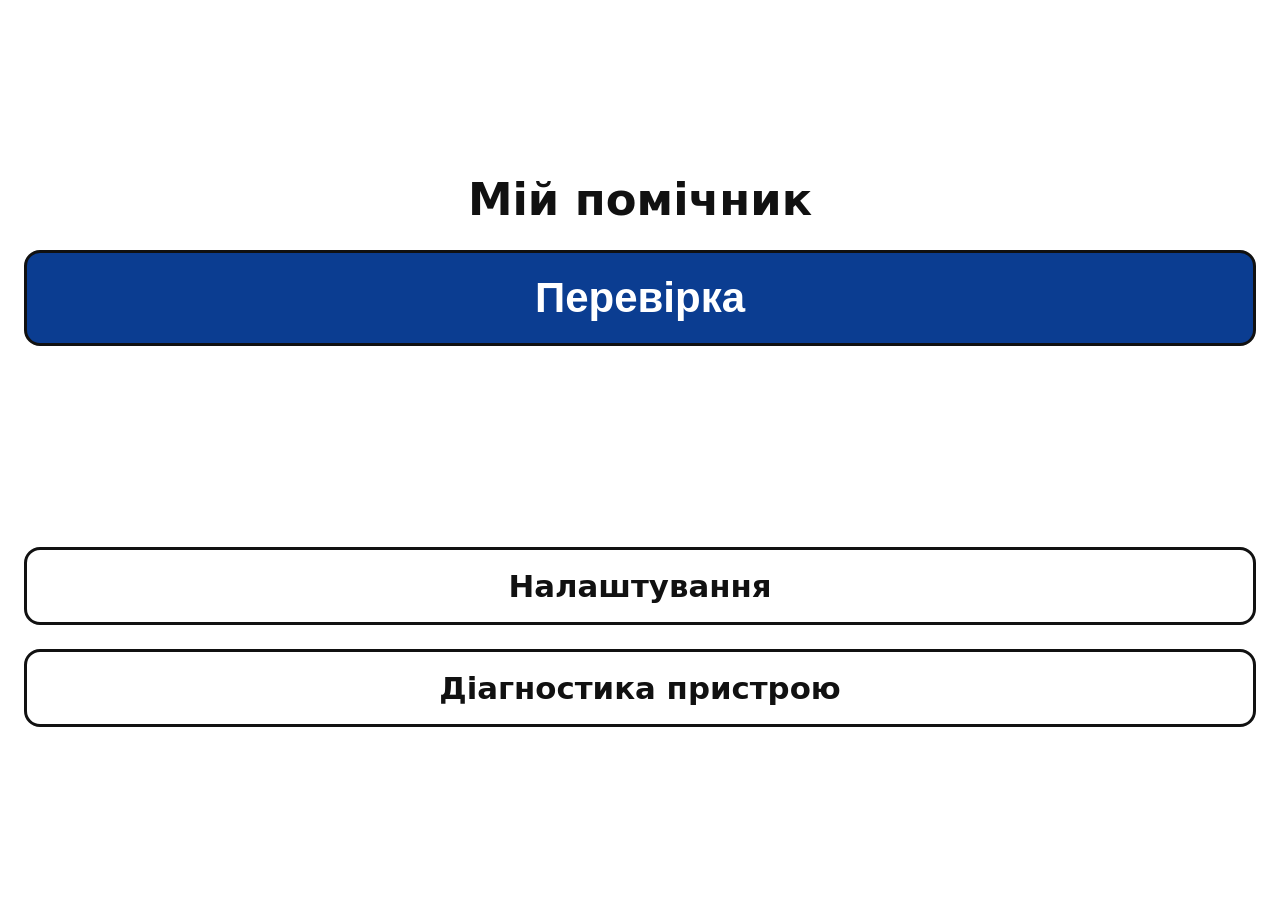
<file: index.html>
<!DOCTYPE html>
<html lang="uk">
<head>
  <meta charset="UTF-8">
  <meta name="viewport" content="width=device-width, initial-scale=1, viewport-fit=cover">
  <title>Мій помічник</title>
  <link rel="manifest" href="manifest.json">
  <link rel="icon" href="icon.svg" type="image/svg+xml">
  <link rel="apple-touch-icon" href="icon-180.png">
  <meta name="apple-mobile-web-app-capable" content="yes">
  <meta name="mobile-web-app-capable" content="yes">
  <meta name="apple-mobile-web-app-title" content="Помічник">
  <meta name="theme-color" content="#0b3d91">
  <link rel="stylesheet" href="style.css">
</head>
<body>
  <main>
    <h1>Мій помічник</h1>
    <button id="checkBtn" type="button" aria-label="Перевірка: озвучити, що застосунок працює">Перевірка</button>
    <p id="status" role="status" aria-live="polite"></p>
    <p id="warn" role="status" aria-live="polite"></p>
    <a class="link" href="settings.html">Налаштування</a>
    <a class="link" href="diag.html">Діагностика пристрою</a>
  </main>
  <script src="config.js"></script>
  <script src="app.js"></script>
</body>
</html>
</file>
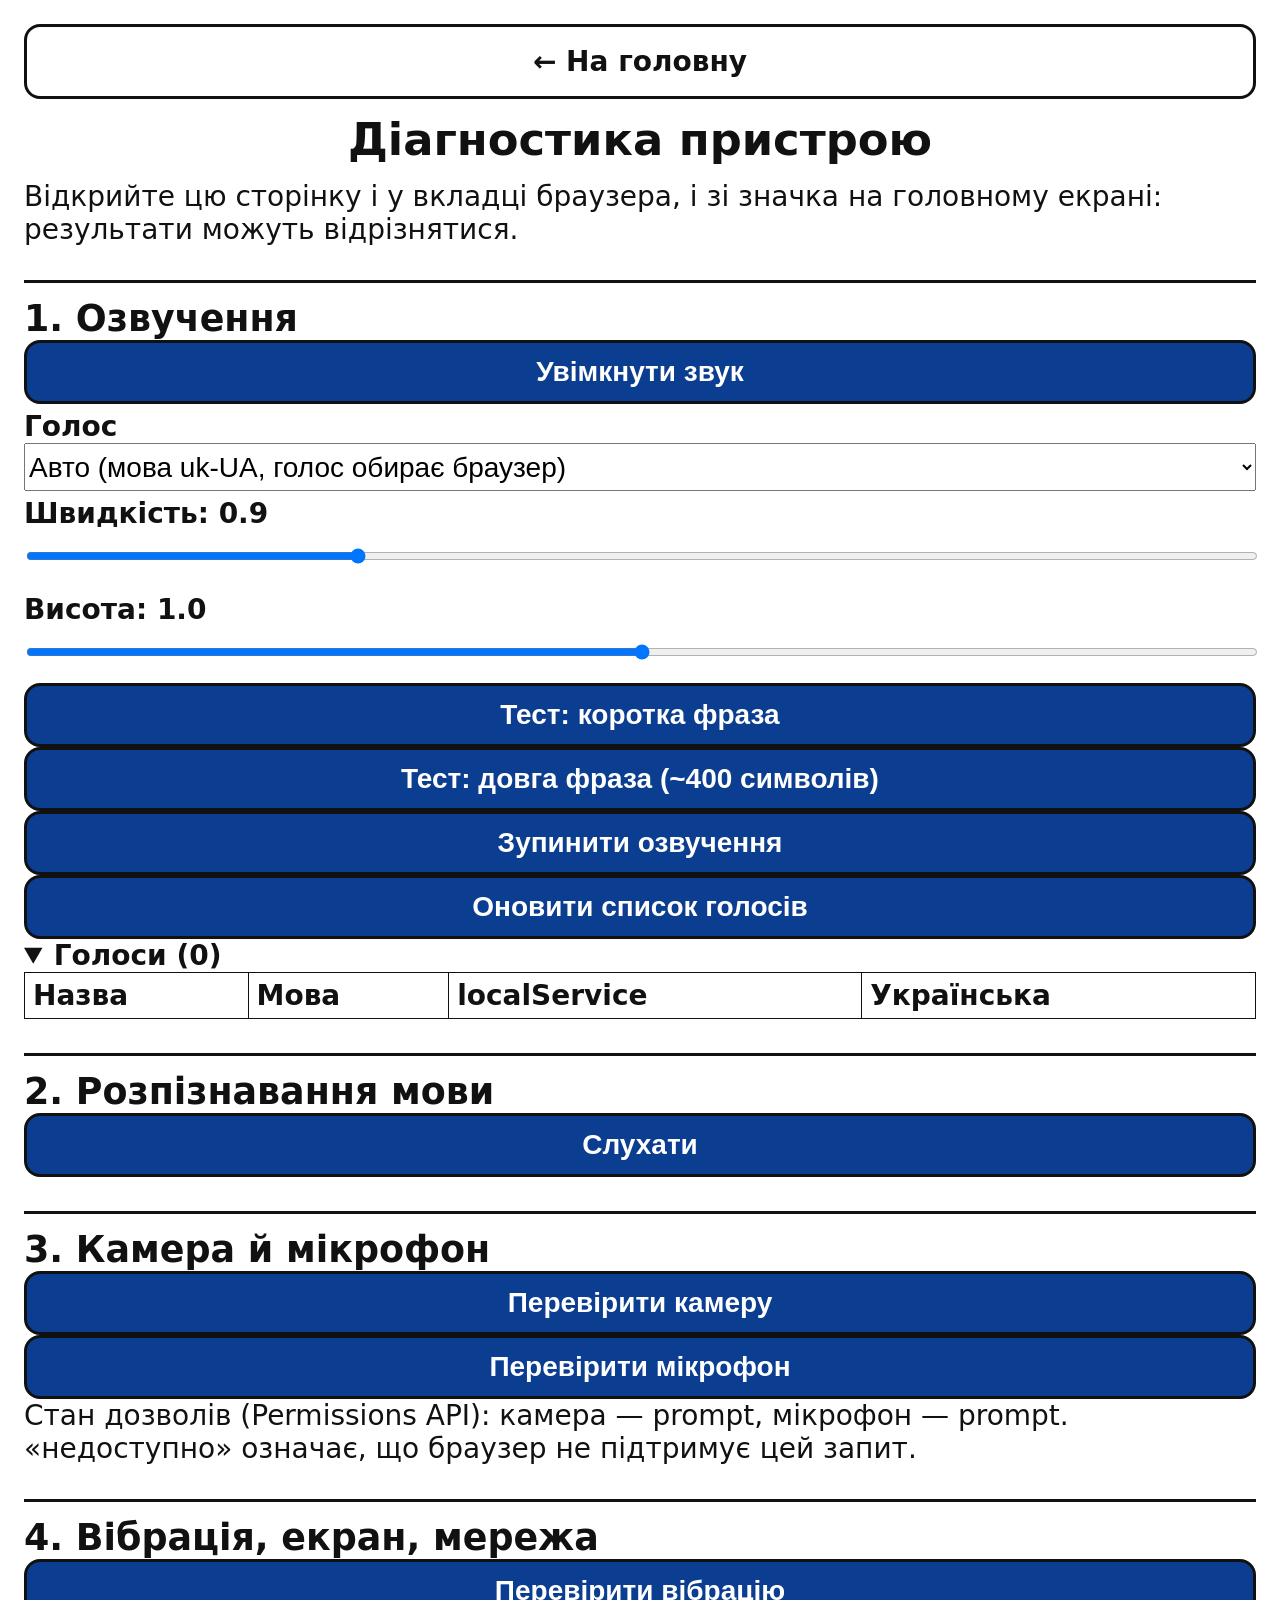
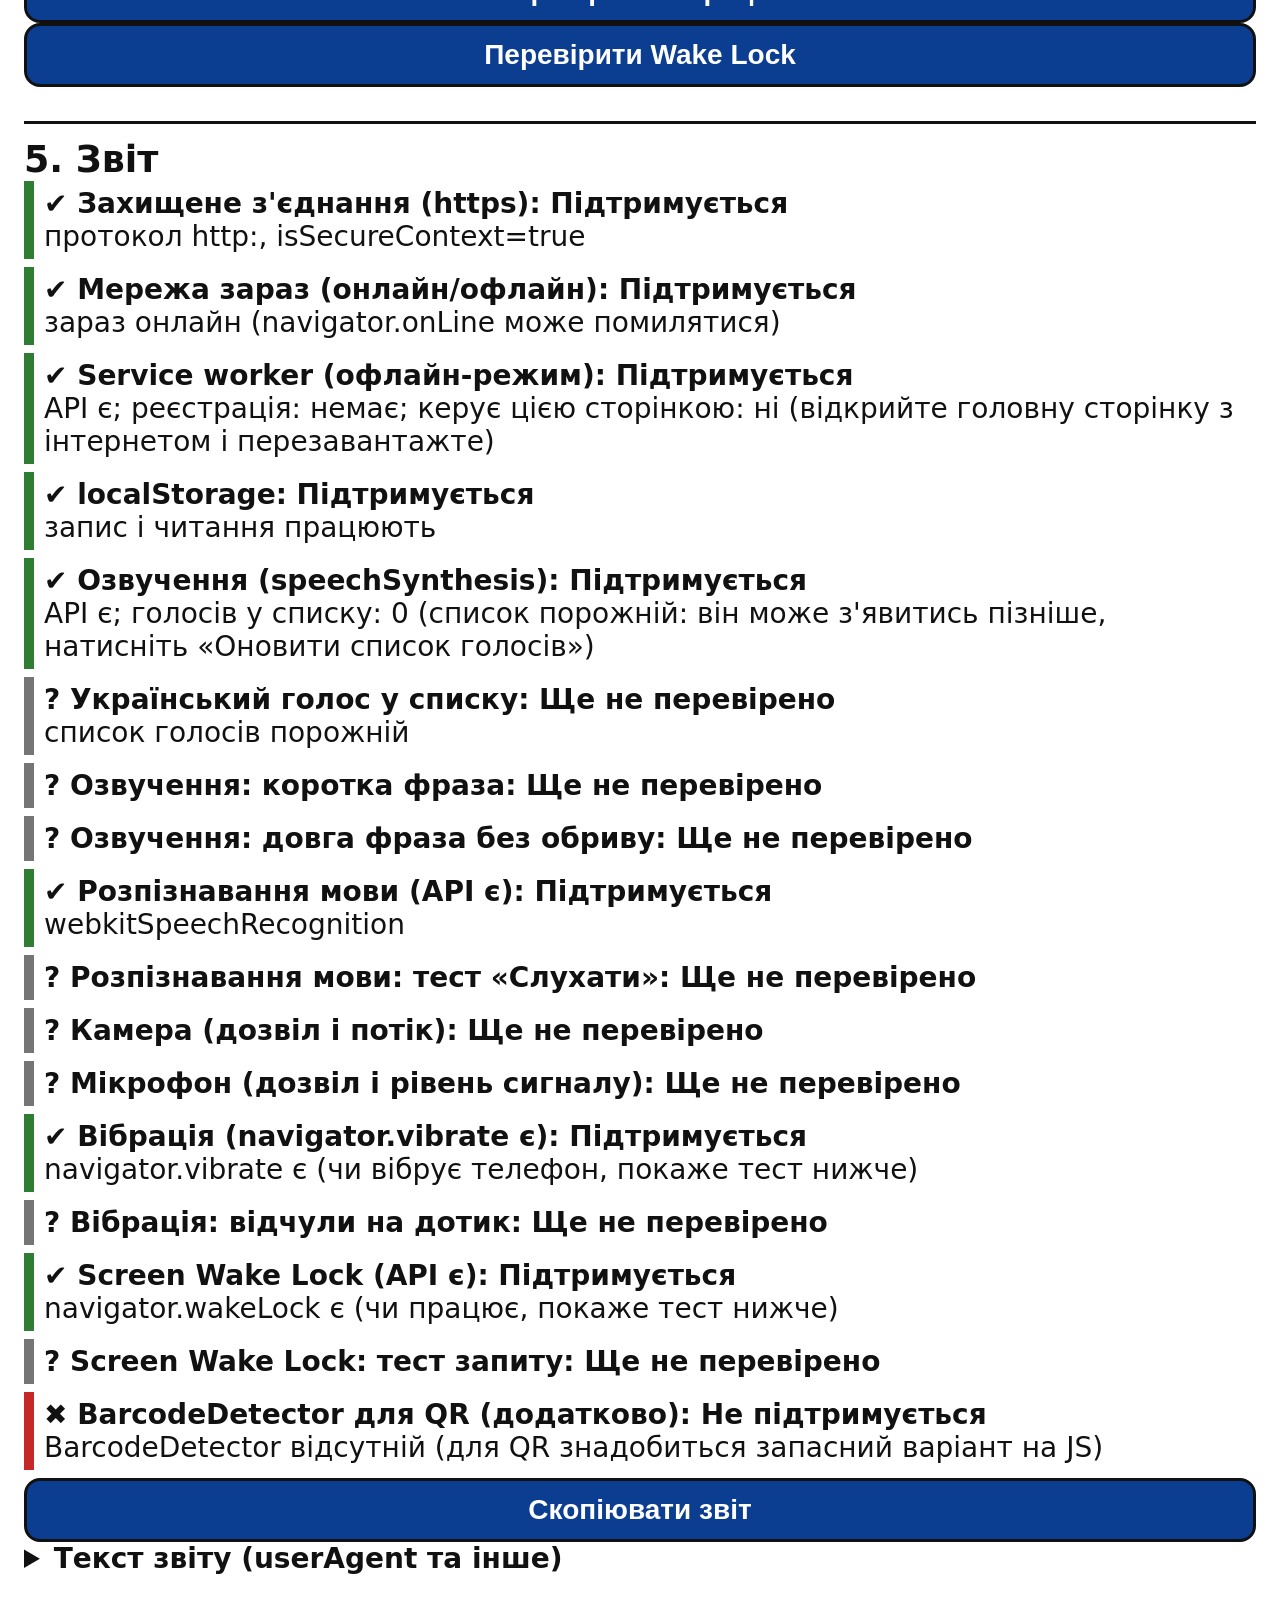
<file: diag.html>
<!DOCTYPE html>
<html lang="uk">
<head>
  <meta charset="UTF-8">
  <meta name="viewport" content="width=device-width, initial-scale=1, viewport-fit=cover">
  <title>Діагностика пристрою</title>
  <link rel="manifest" href="manifest.json">
  <link rel="icon" href="icon.svg" type="image/svg+xml">
  <link rel="apple-touch-icon" href="icon-180.png">
  <meta name="theme-color" content="#0b3d91">
  <link rel="stylesheet" href="style.css">
  <style>
    /* Стилі лише для сторінки діагностики */
    main.diag { justify-content: flex-start; min-height: auto; gap: 14px; }
    .diag h2 { font-size: 1.3rem; margin: 20px 0 0; border-top: 3px solid var(--text); padding-top: 14px; }
    .diag .btn { min-height: 64px; font-size: 1rem; padding: 12px 16px; width: 100%; }
    .diag label { display: block; font-weight: 700; margin-top: 6px; }
    .diag select, .diag input[type=range] { width: 100%; font-size: 1rem; min-height: 48px; }
    .diag p { margin: 0; }
    .diag progress { width: 100%; height: 28px; }
    .diag video { width: 100%; border: 3px solid var(--text); border-radius: 12px; background: #000; }
    .scroll { overflow-x: auto; }
    .diag table { border-collapse: collapse; width: 100%; font-size: 1rem; }
    .diag th, .diag td { border: 1px solid var(--text); padding: 6px 8px; text-align: left; }
    .diag tr.uk td { font-weight: 700; }
    .confirm { border: 3px dashed var(--text); border-radius: 12px; padding: 12px; display: flex; flex-direction: column; gap: 10px; }
    #reportList { list-style: none; padding: 0; margin: 0; }
    #reportList li { border-left: 10px solid; padding: 6px 10px; margin-bottom: 8px; }
    #reportList li.yes { border-color: #2e7d32; }
    #reportList li.no { border-color: #c62828; }
    #reportList li.todo { border-color: #757575; }
    .detail { font-size: 1rem; word-break: break-word; }
    .diag pre { white-space: pre-wrap; word-break: break-word; font-size: 1rem; }
    .diag a.link, .diag summary { font-size: 1rem; font-weight: 700; }
    .diag a:focus-visible, .diag select:focus-visible, .diag input:focus-visible, .diag summary:focus-visible {
      outline: 6px solid var(--focus); outline-offset: 4px;
    }
    [hidden] { display: none !important; }
  </style>
</head>
<body>
  <main class="diag">
    <a class="link" href="index.html">← На головну</a>
    <h1>Діагностика пристрою</h1>
    <p>Відкрийте цю сторінку і у вкладці браузера, і зі значка на головному екрані: результати можуть відрізнятися.</p>

    <!-- 1. Озвучення -->
    <section aria-labelledby="h-sound">
      <h2 id="h-sound">1. Озвучення</h2>
      <button id="unlockBtn" class="btn" type="button" aria-label="Увімкнути звук">Увімкнути звук</button>
      <p id="ttsMsg" role="status" aria-live="polite"></p>

      <label for="voiceSel">Голос</label>
      <select id="voiceSel"></select>

      <label for="rate">Швидкість: <output id="rateOut">1.0</output></label>
      <input type="range" id="rate" min="0.5" max="2" step="0.1" value="1">

      <label for="pitch">Висота: <output id="pitchOut">1.0</output></label>
      <input type="range" id="pitch" min="0" max="2" step="0.1" value="1">

      <button id="shortBtn" class="btn" type="button" aria-label="Тест: коротка фраза">Тест: коротка фраза</button>
      <button id="longBtn" class="btn" type="button" aria-label="Тест: довга фраза, 400 символів">Тест: довга фраза (~400 символів)</button>
      <button id="stopBtn" class="btn" type="button" aria-label="Зупинити озвучення">Зупинити озвучення</button>
      <button id="refreshBtn" class="btn" type="button" aria-label="Оновити список голосів">Оновити список голосів</button>

      <div id="ttsConfirm" class="confirm" hidden>
        <p id="ttsConfirmQ"></p>
        <button id="ttsConfirmYes" class="btn" type="button">Так, прозвучало повністю</button>
        <button id="ttsConfirmNo" class="btn" type="button">Ні, обірвалось або не чути</button>
      </div>

      <details open>
        <summary>Голоси (<span id="voiceCount">0</span>)</summary>
        <div class="scroll">
          <table>
            <thead><tr><th>Назва</th><th>Мова</th><th>localService</th><th>Українська</th></tr></thead>
            <tbody id="voiceBody"></tbody>
          </table>
        </div>
      </details>
    </section>

    <!-- 2. Розпізнавання мови -->
    <section aria-labelledby="h-stt">
      <h2 id="h-stt">2. Розпізнавання мови</h2>
      <button id="listenBtn" class="btn" type="button" aria-label="Слухати">Слухати</button>
      <p id="sttMsg" role="status" aria-live="polite"></p>
      <p id="sttOut"></p>
    </section>

    <!-- 3. Камера і мікрофон -->
    <section aria-labelledby="h-media">
      <h2 id="h-media">3. Камера й мікрофон</h2>
      <button id="camBtn" class="btn" type="button" aria-label="Перевірити камеру">Перевірити камеру</button>
      <p id="camMsg" role="status" aria-live="polite"></p>
      <video id="preview" playsinline muted autoplay hidden></video>
      <button id="micBtn" class="btn" type="button" aria-label="Перевірити мікрофон">Перевірити мікрофон</button>
      <p id="micMsg" role="status" aria-live="polite"></p>
      <progress id="meter" max="100" value="0" hidden></progress>
      <p id="permInfo"></p>
    </section>

    <!-- 4. Інші можливості -->
    <section aria-labelledby="h-misc">
      <h2 id="h-misc">4. Вібрація, екран, мережа</h2>
      <button id="vibBtn" class="btn" type="button" aria-label="Перевірити вібрацію">Перевірити вібрацію</button>
      <div id="vibConfirm" class="confirm" hidden>
        <p id="vibConfirmQ"></p>
        <button id="vibConfirmYes" class="btn" type="button">Так, відчув</button>
        <button id="vibConfirmNo" class="btn" type="button">Ні, не відчув</button>
      </div>
      <button id="wakeBtn" class="btn" type="button" aria-label="Перевірити Screen Wake Lock">Перевірити Wake Lock</button>
      <p id="miscMsg" role="status" aria-live="polite"></p>
    </section>

    <!-- 5. Звіт -->
    <section aria-labelledby="h-report">
      <h2 id="h-report">5. Звіт</h2>
      <ul id="reportList"></ul>
      <button id="copyBtn" class="btn" type="button" aria-label="Скопіювати звіт">Скопіювати звіт</button>
      <p id="copyMsg" role="status" aria-live="polite"></p>
      <details id="reportDetails">
        <summary>Текст звіту (userAgent та інше)</summary>
        <pre id="reportPre"></pre>
      </details>
    </section>
  </main>
  <script src="config.js"></script>
  <script src="diag.js"></script>
</body>
</html>
</file>
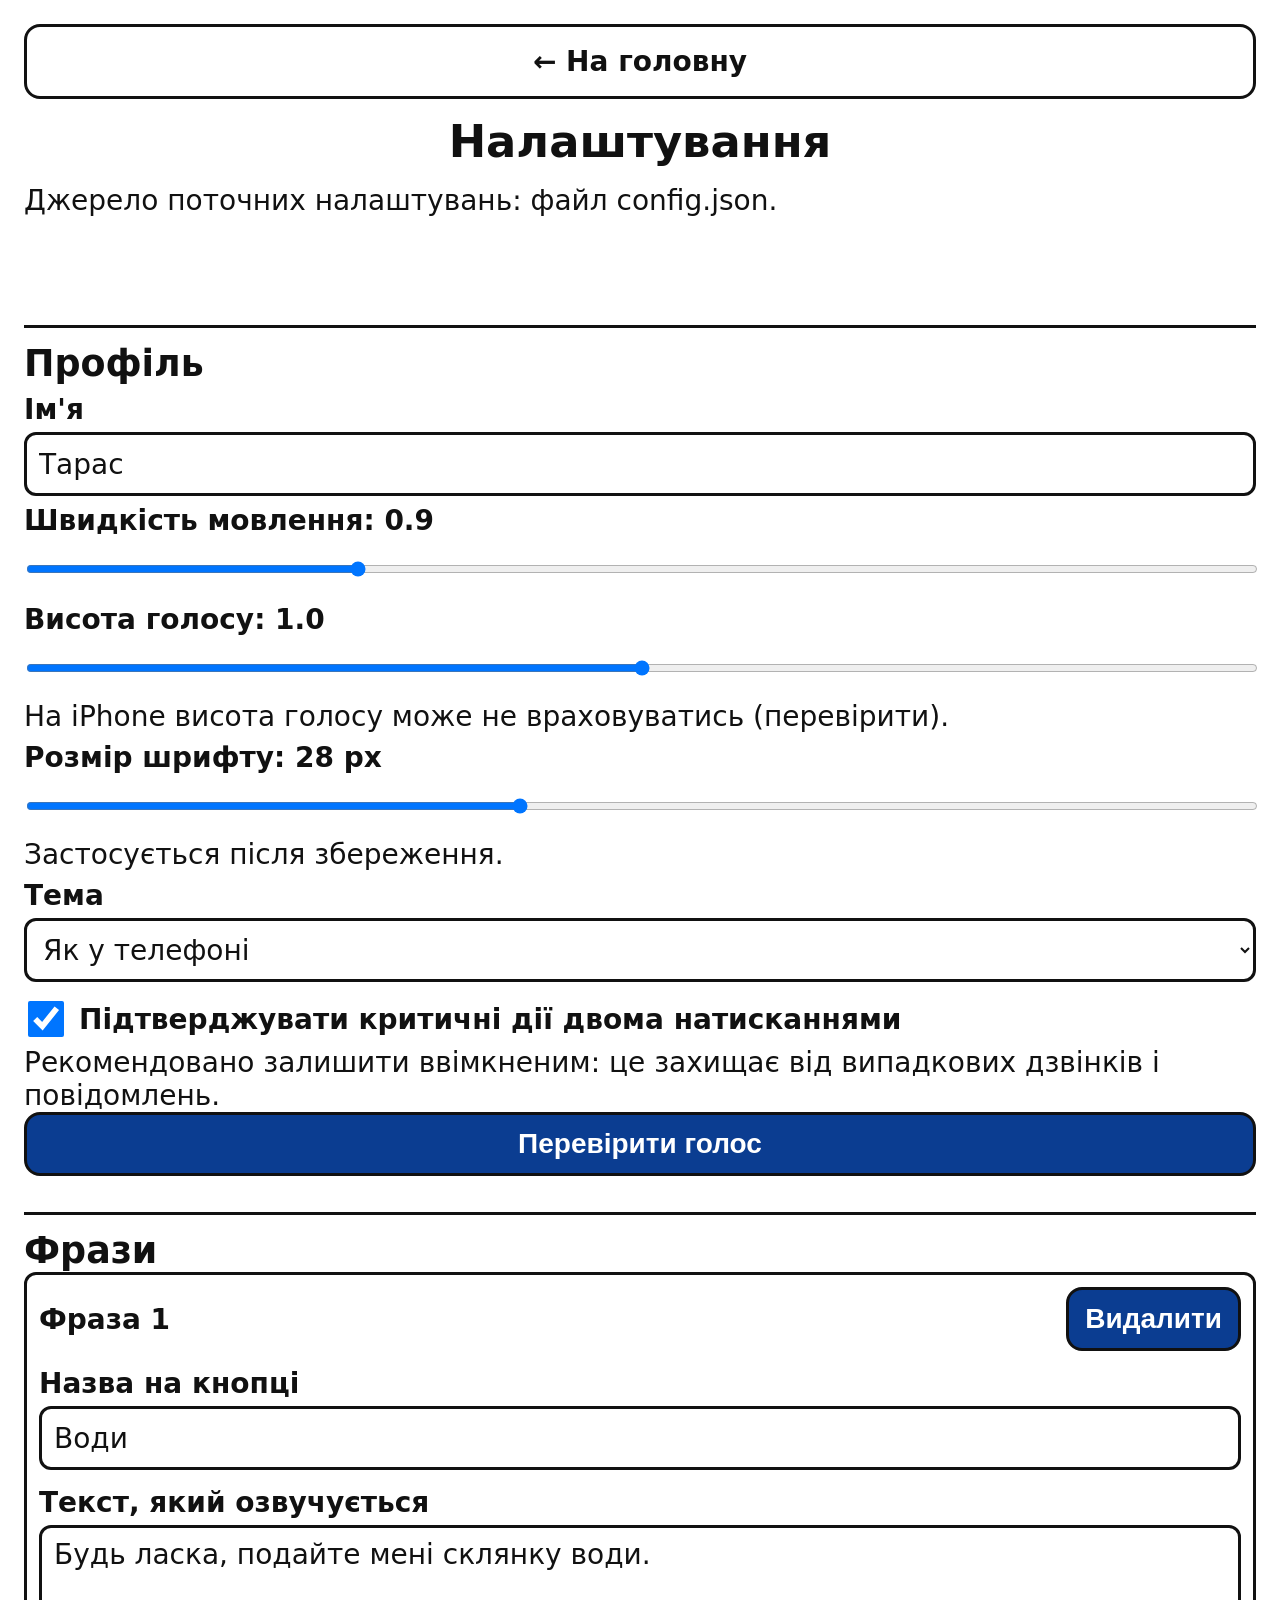
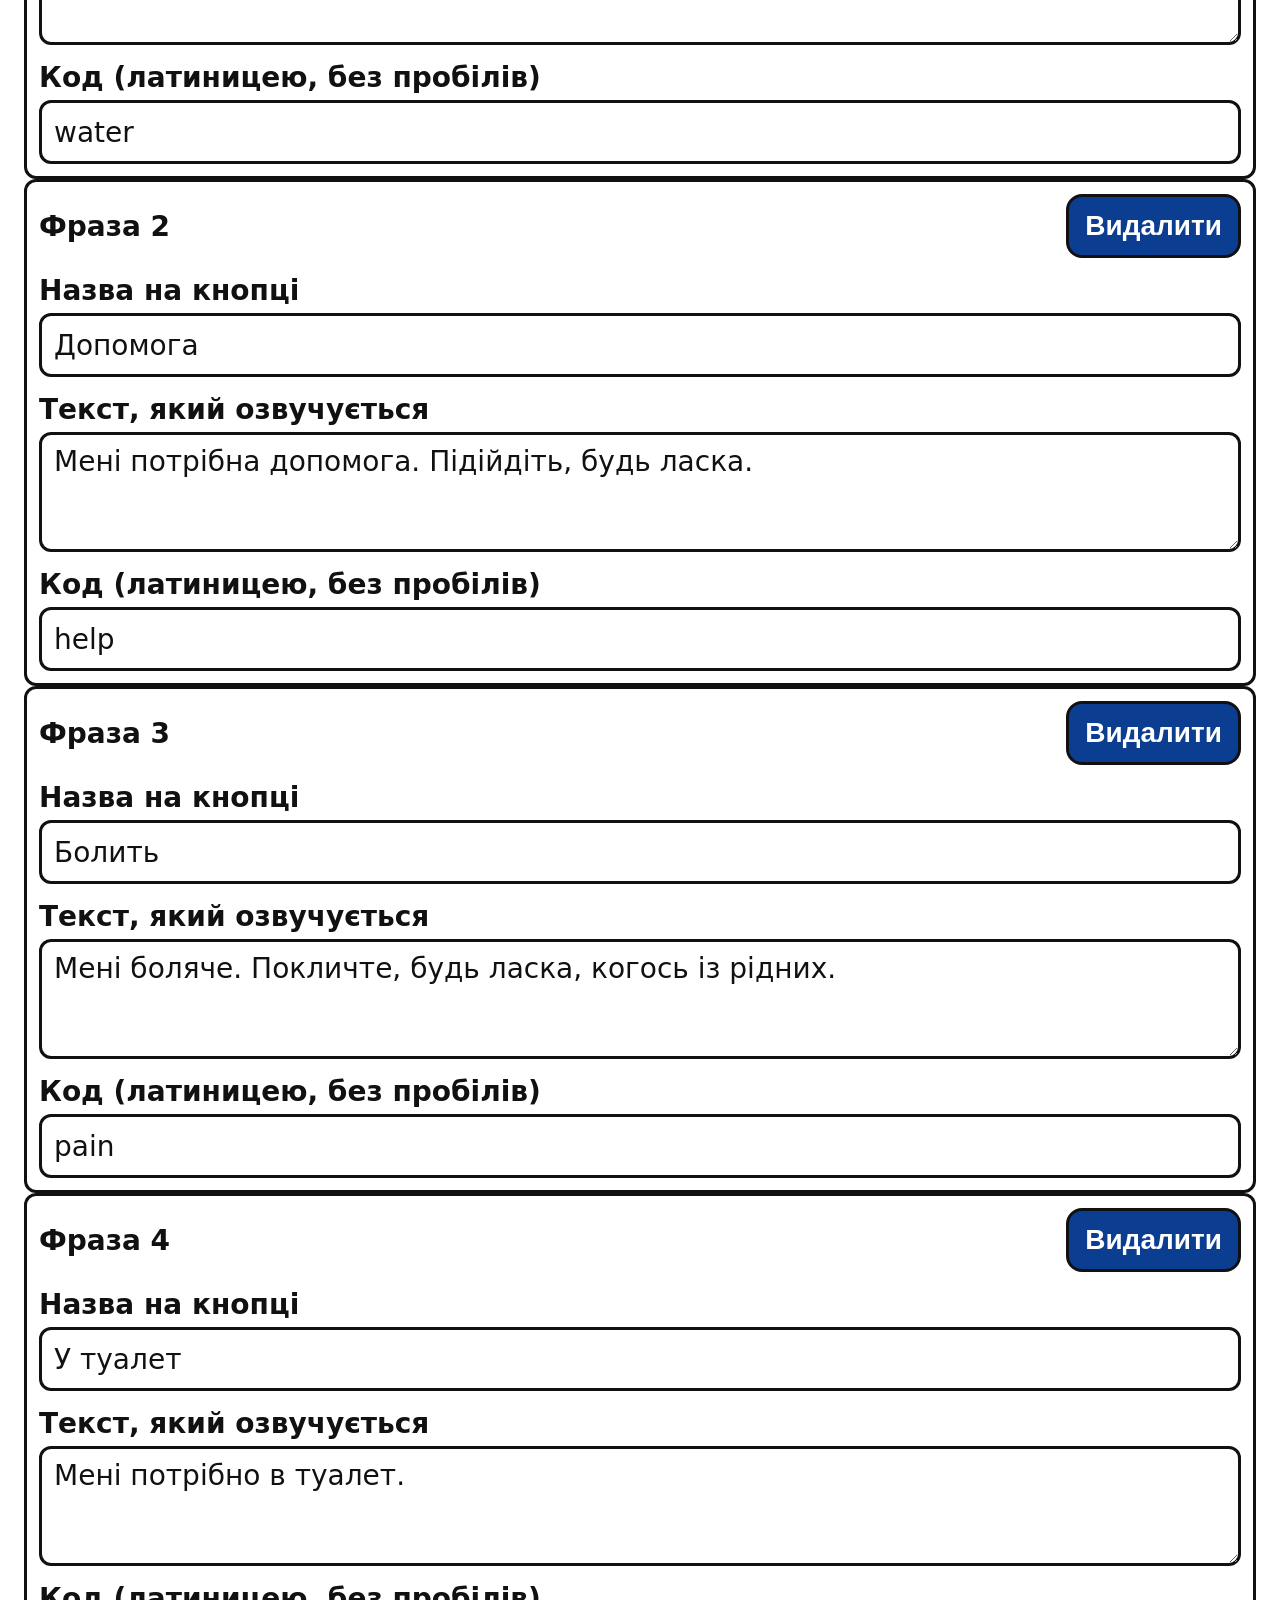
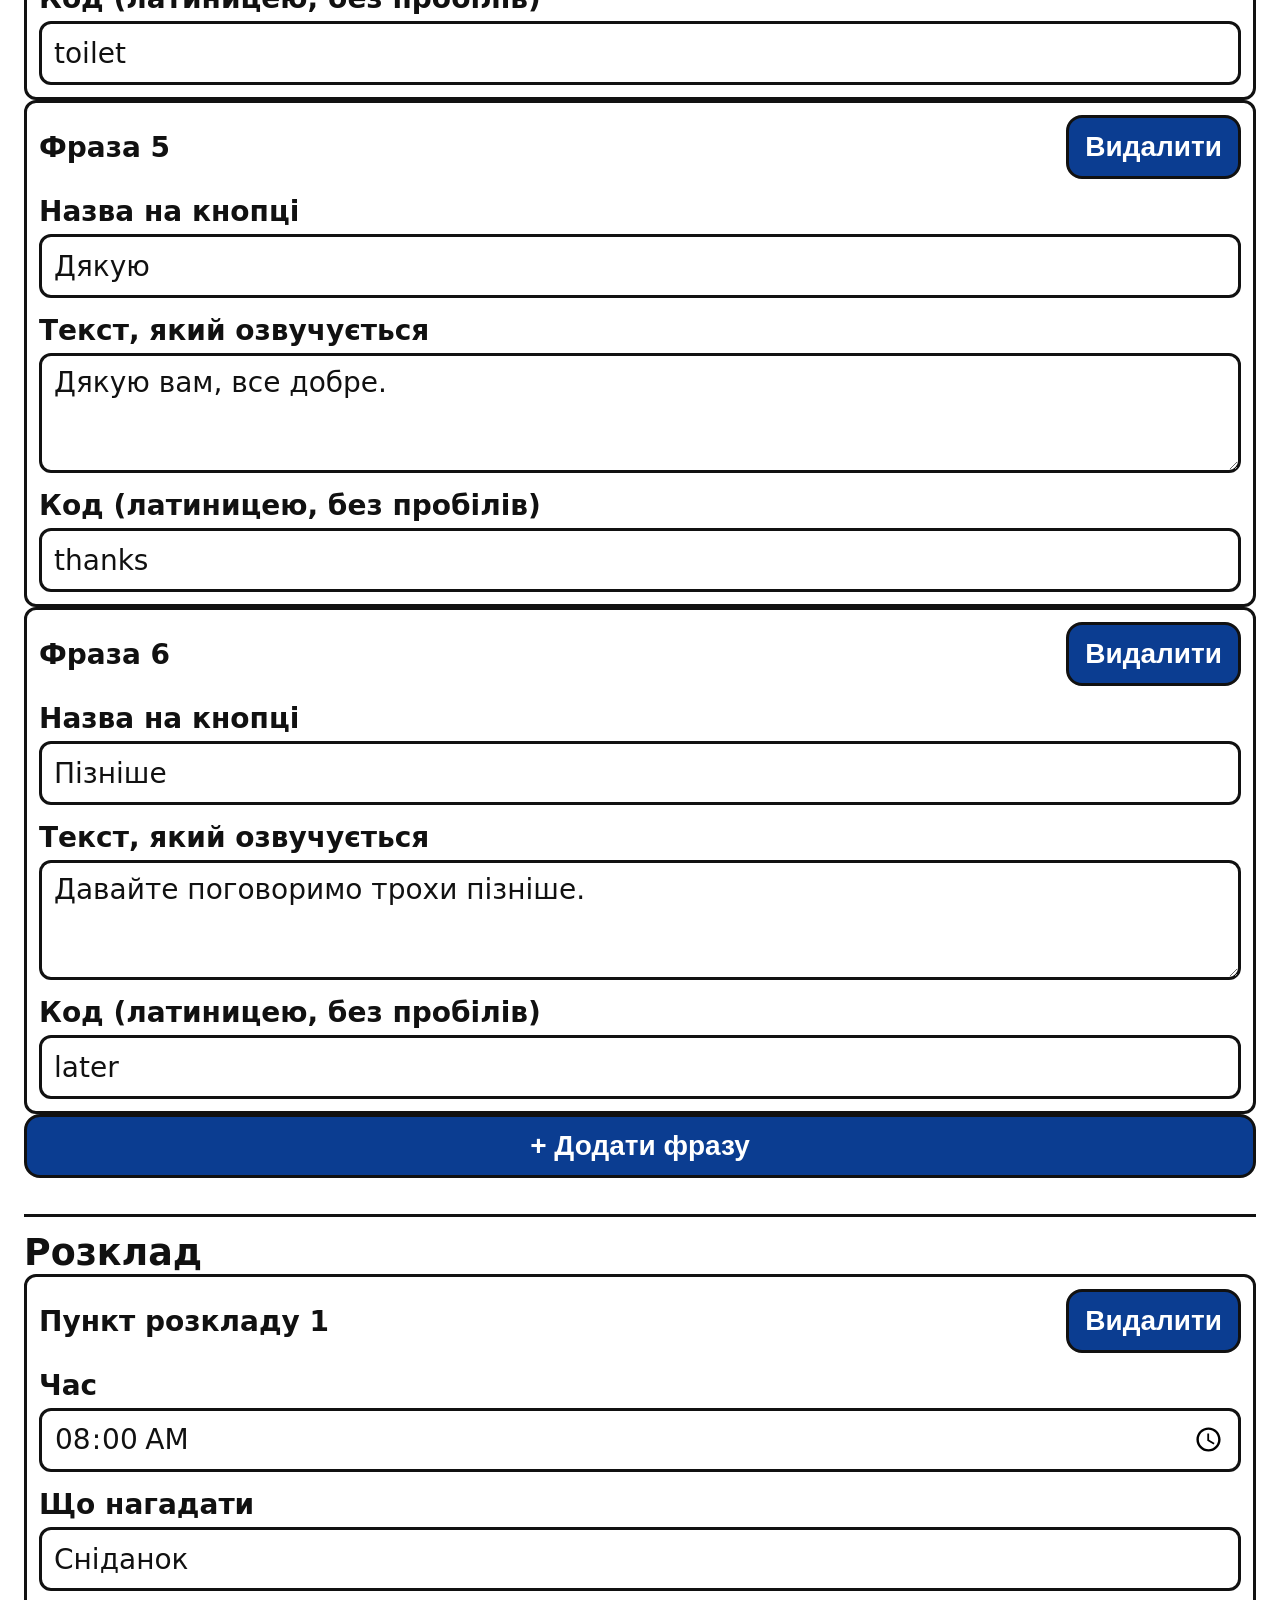
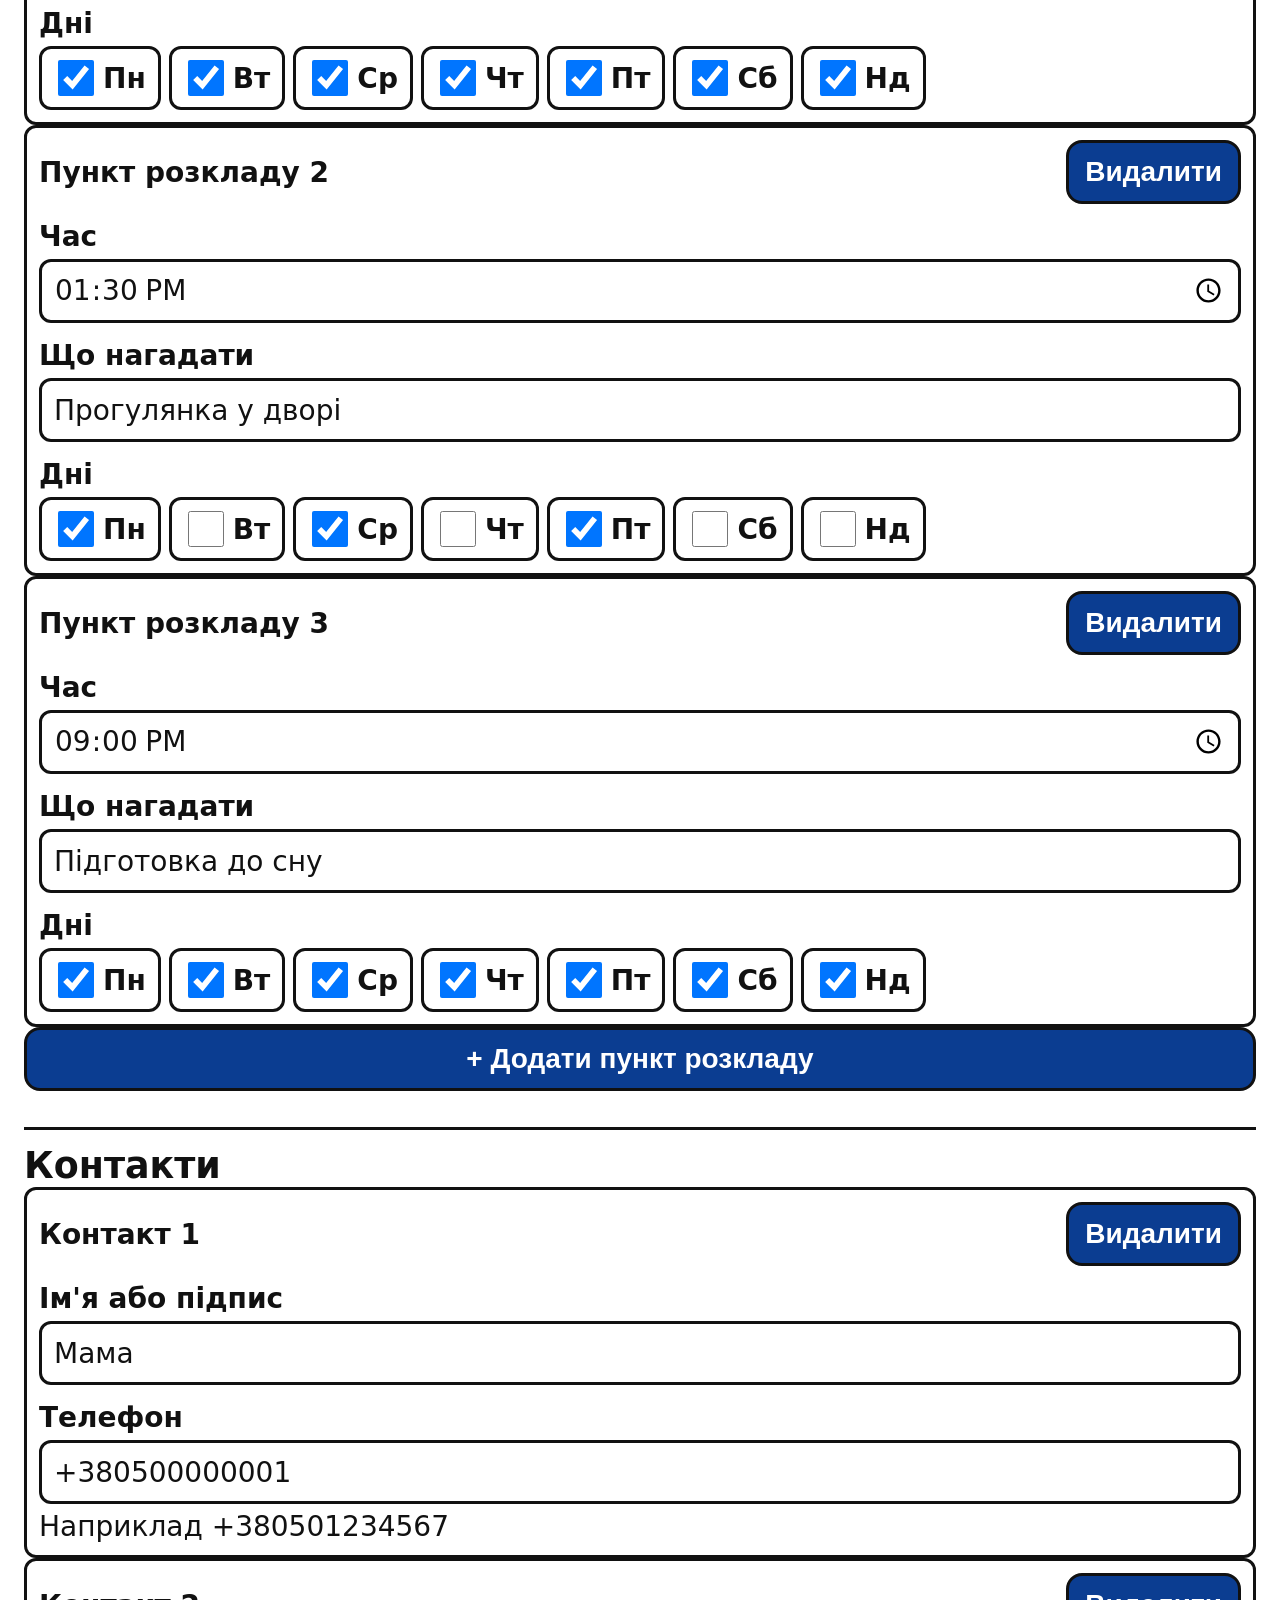
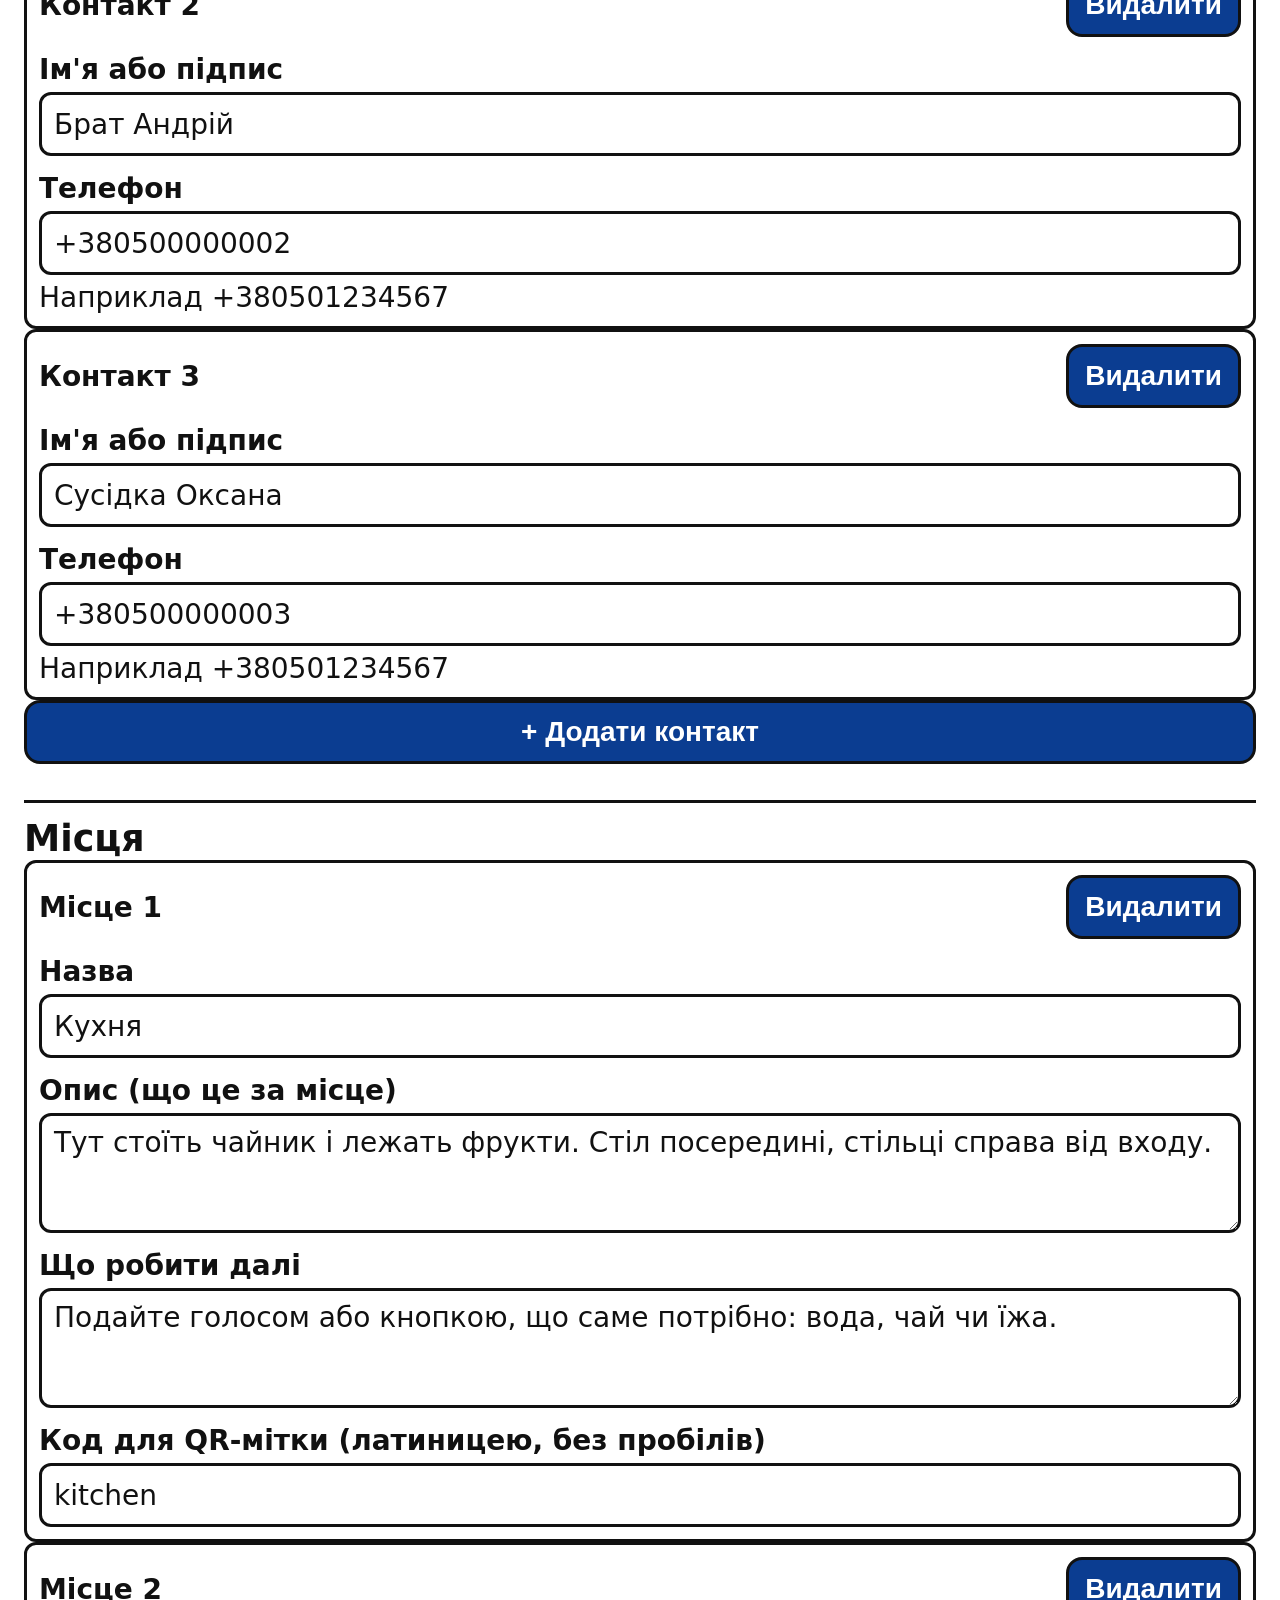
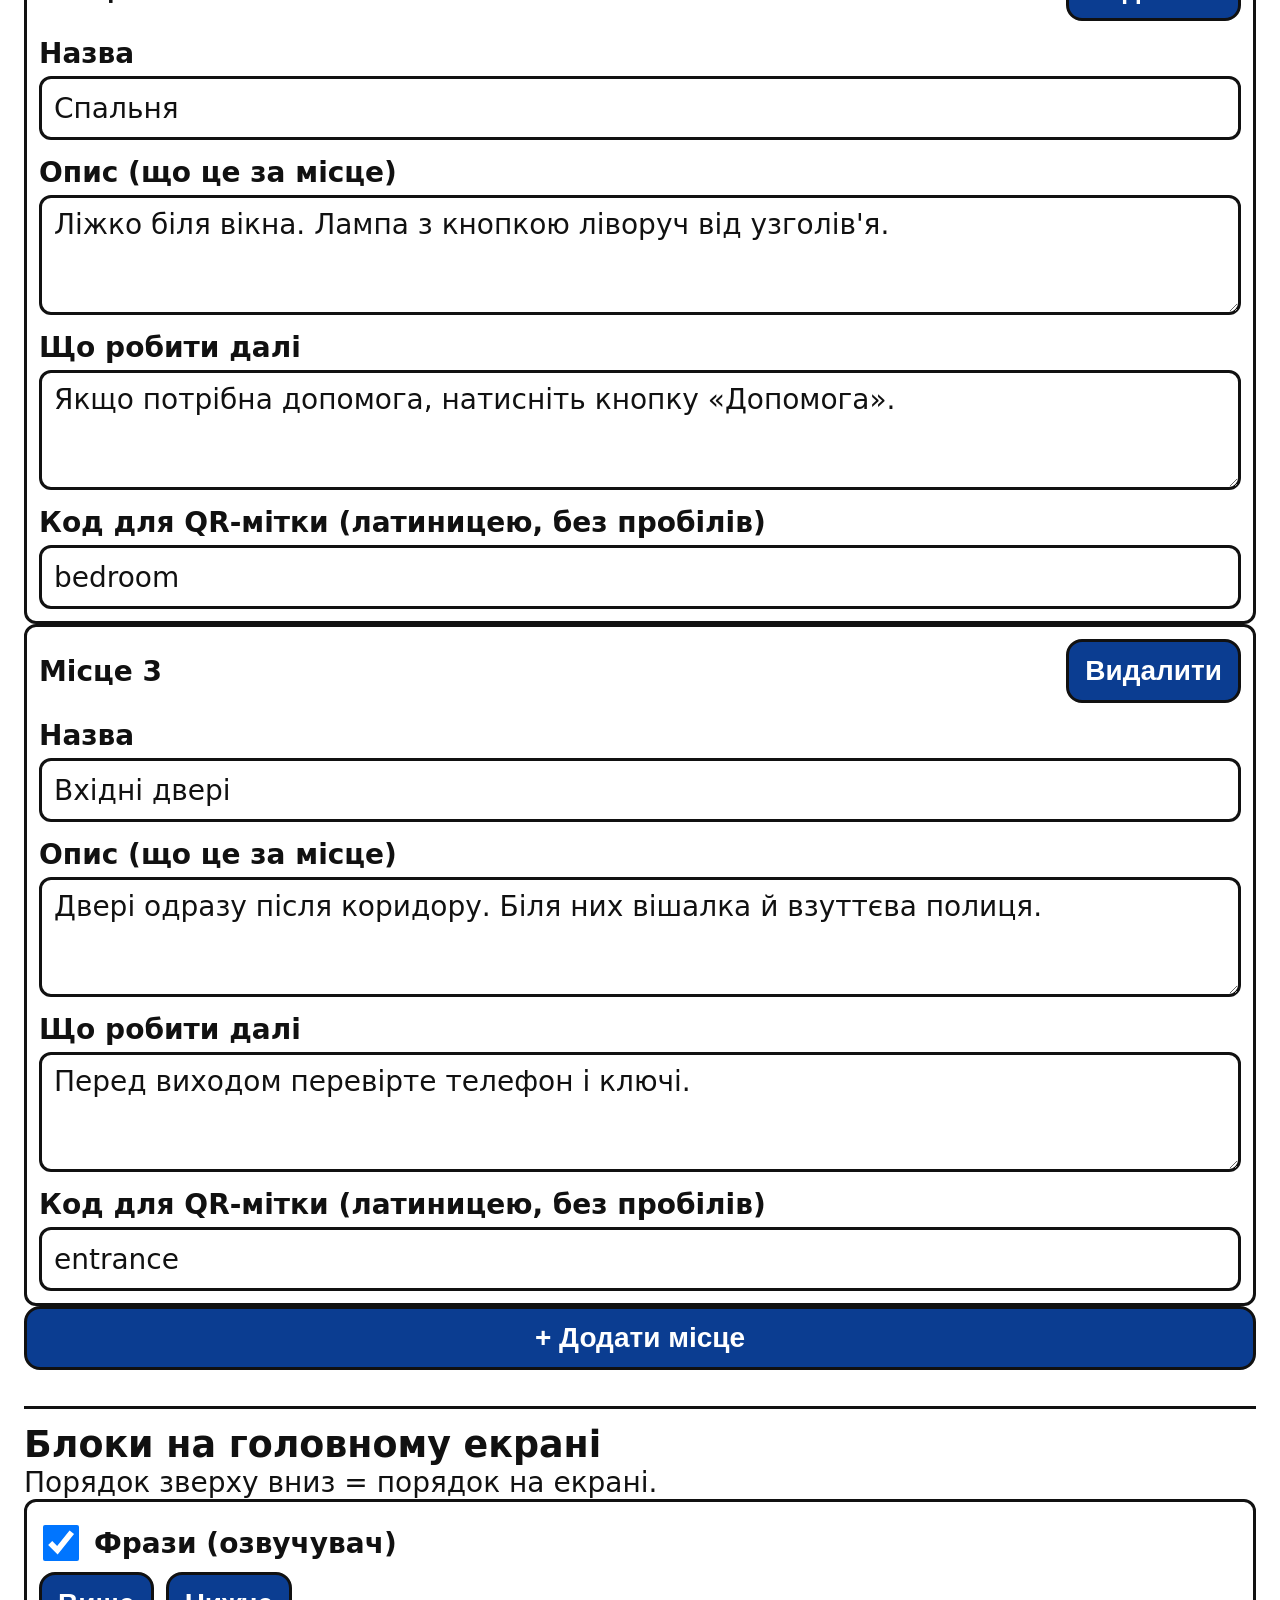
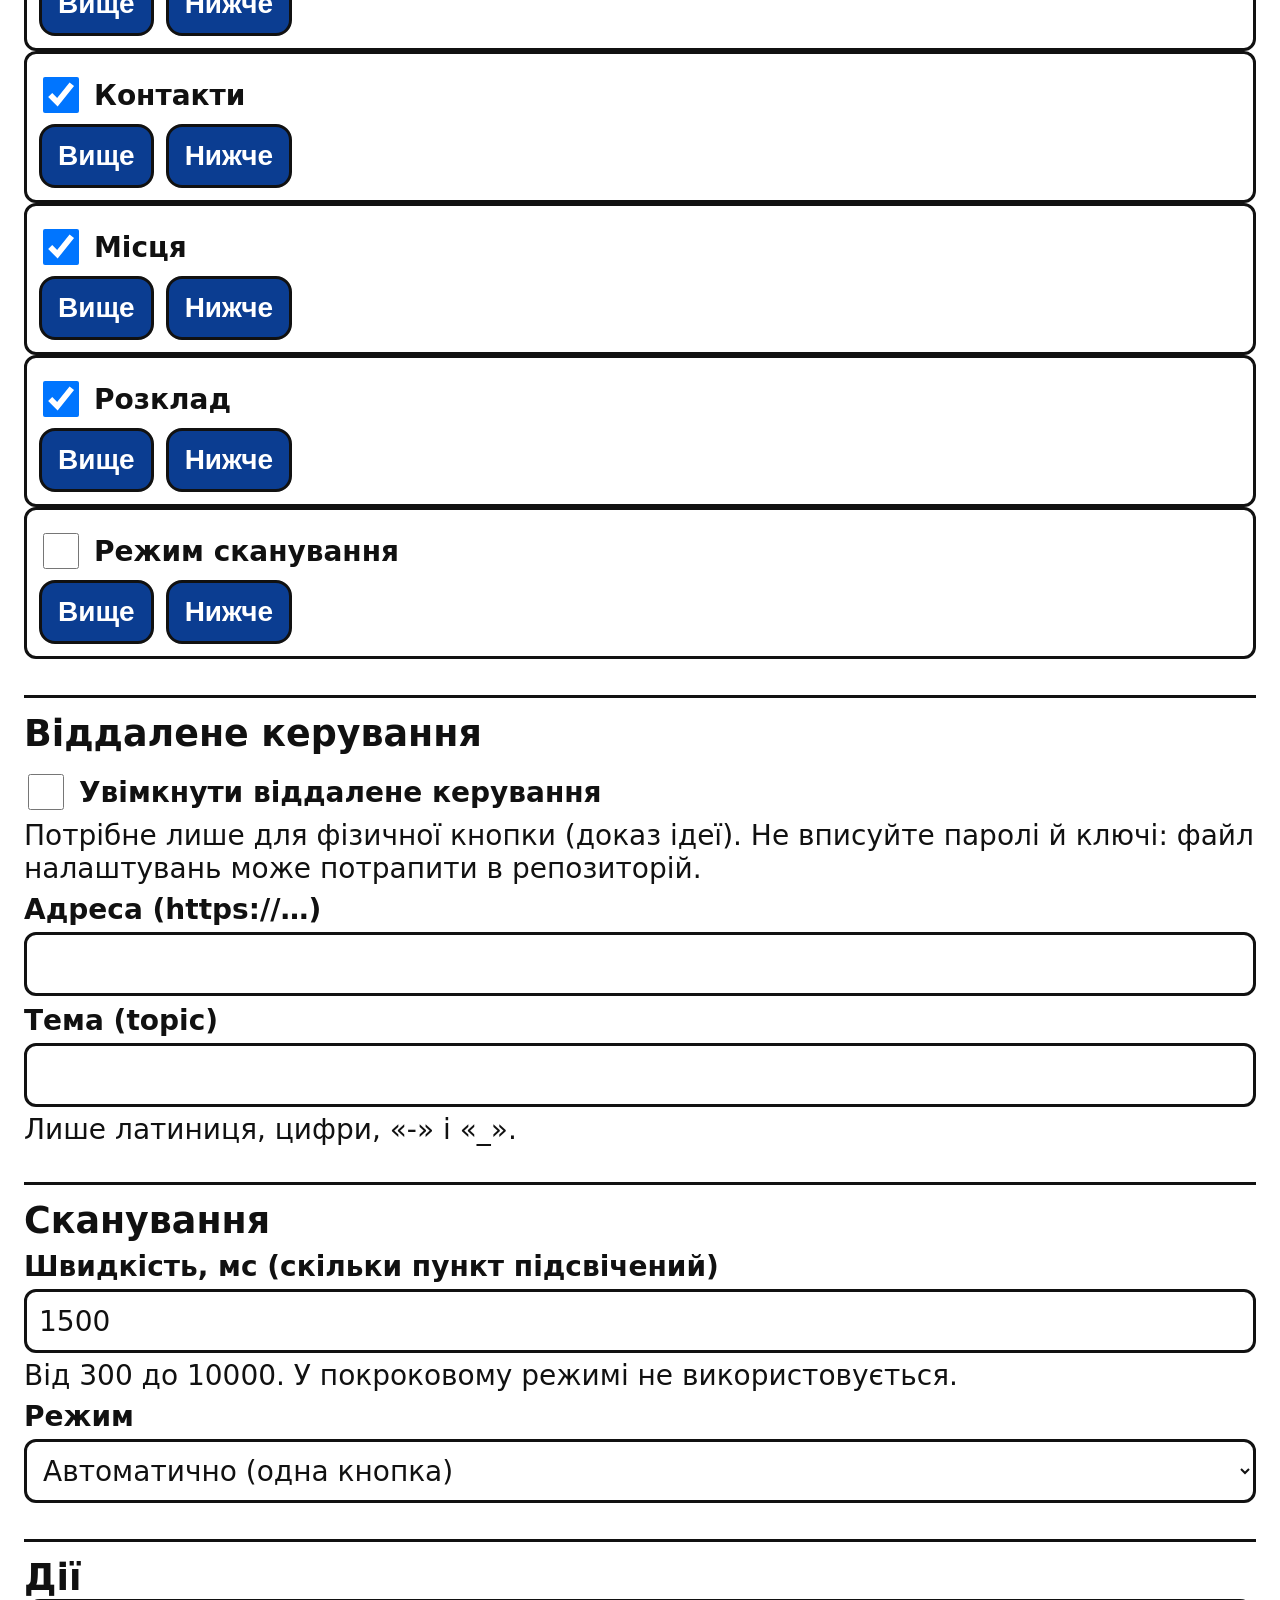
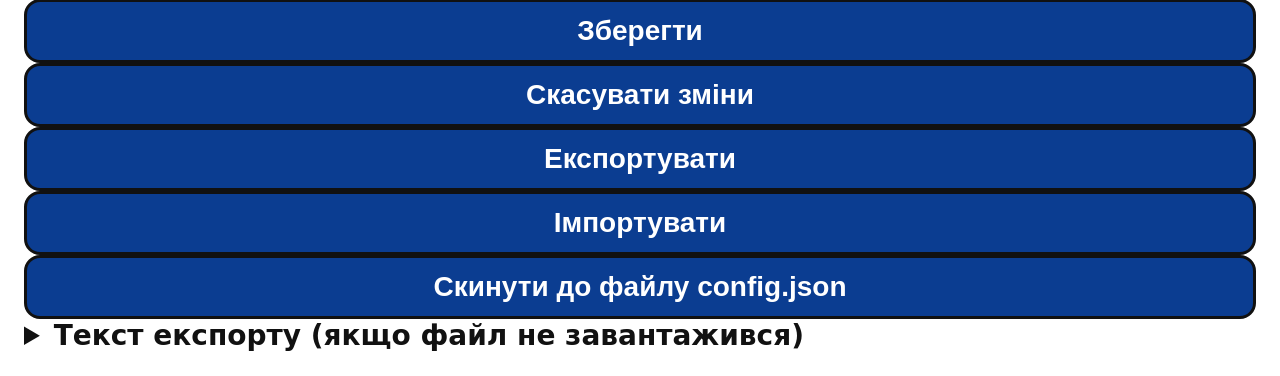
<file: settings.html>
<!DOCTYPE html>
<html lang="uk">
<head>
  <meta charset="UTF-8">
  <meta name="viewport" content="width=device-width, initial-scale=1, viewport-fit=cover">
  <title>Налаштування</title>
  <link rel="manifest" href="manifest.json">
  <link rel="icon" href="icon.svg" type="image/svg+xml">
  <link rel="apple-touch-icon" href="icon-180.png">
  <meta name="theme-color" content="#0b3d91">
  <link rel="stylesheet" href="style.css">
  <style>
    /* Стилі лише для сторінки налаштувань */
    main.settings { justify-content: flex-start; min-height: auto; gap: 16px; }
    .settings h2 { font-size: 1.3rem; margin: 20px 0 0; border-top: 3px solid var(--text); padding-top: 14px; }
    .settings p { margin: 0; }
    .settings .btn { min-height: 64px; font-size: 1rem; padding: 12px 16px; width: 100%; }
    .settings .btn.small { width: auto; min-height: 64px; }
    .field { display: flex; flex-direction: column; gap: 6px; margin-top: 8px; }
    .field label { font-weight: 700; }
    .hint { font-size: 1rem; }
    .settings input[type=text], .settings input[type=tel], .settings input[type=time],
    .settings input[type=number], .settings select, .settings textarea {
      width: 100%; min-height: 64px; font: inherit; padding: 10px 12px;
      color: var(--text); background: var(--bg); border: 3px solid var(--text); border-radius: 12px;
    }
    .settings textarea { min-height: 120px; resize: vertical; }
    .settings input[type=range] { width: 100%; min-height: 48px; }
    .settings input[type=checkbox] { width: 36px; height: 36px; flex: none; }
    .check { display: flex; align-items: center; gap: 12px; margin-top: 8px; font-weight: 700; }
    .settings input:focus-visible, .settings select:focus-visible, .settings textarea:focus-visible,
    .settings summary:focus-visible, .settings a:focus-visible { outline: 6px solid var(--focus); outline-offset: 4px; }
    .item { border: 3px solid var(--text); border-radius: 12px; padding: 12px; display: flex; flex-direction: column; gap: 8px; }
    .item-head { display: flex; justify-content: space-between; align-items: center; gap: 12px; flex-wrap: wrap; }
    .days { display: flex; flex-wrap: wrap; gap: 8px; }
    .days label { display: flex; align-items: center; gap: 6px; border: 3px solid var(--text); border-radius: 12px; padding: 6px 12px; min-height: 64px; font-weight: 700; }
    .row { display: flex; gap: 12px; flex-wrap: wrap; align-items: center; }
    #errors { border: 4px solid #c62828; border-radius: 12px; padding: 12px; }
    #errors ul { margin: 8px 0 0; padding-left: 24px; }
    #msg { font-weight: 700; }
    .settings textarea#exportText { min-height: 200px; font-size: 1rem; }
    .settings a.link, .settings summary { font-size: 1rem; font-weight: 700; }
    [hidden] { display: none !important; }
  </style>
</head>
<body>
  <main class="settings">
    <a class="link" href="index.html">← На головну</a>
    <h1>Налаштування</h1>
    <p id="sourceInfo" role="status"></p>
    <ul id="loadWarnings"></ul>

    <section aria-labelledby="h-profile">
      <h2 id="h-profile">Профіль</h2>
      <div id="profileBox"></div>
      <button id="voiceTestBtn" class="btn" type="button" aria-label="Перевірити голос із цими налаштуваннями">Перевірити голос</button>
    </section>

    <section aria-labelledby="h-phrases">
      <h2 id="h-phrases">Фрази</h2>
      <div id="phrasesList"></div>
      <button class="btn" type="button" data-add="phrases" aria-label="Додати фразу">+ Додати фразу</button>
    </section>

    <section aria-labelledby="h-schedule">
      <h2 id="h-schedule">Розклад</h2>
      <div id="scheduleList"></div>
      <button class="btn" type="button" data-add="schedule" aria-label="Додати пункт розкладу">+ Додати пункт розкладу</button>
    </section>

    <section aria-labelledby="h-contacts">
      <h2 id="h-contacts">Контакти</h2>
      <div id="contactsList"></div>
      <button class="btn" type="button" data-add="contacts" aria-label="Додати контакт">+ Додати контакт</button>
    </section>

    <section aria-labelledby="h-places">
      <h2 id="h-places">Місця</h2>
      <div id="placesList"></div>
      <button class="btn" type="button" data-add="places" aria-label="Додати місце">+ Додати місце</button>
    </section>

    <section aria-labelledby="h-blocks">
      <h2 id="h-blocks">Блоки на головному екрані</h2>
      <p>Порядок зверху вниз = порядок на екрані.</p>
      <div id="blocksList"></div>
    </section>

    <section aria-labelledby="h-remote">
      <h2 id="h-remote">Віддалене керування</h2>
      <div id="remoteBox"></div>
    </section>

    <section aria-labelledby="h-scan">
      <h2 id="h-scan">Сканування</h2>
      <div id="scanBox"></div>
    </section>

    <section aria-labelledby="h-actions">
      <h2 id="h-actions">Дії</h2>
      <div id="errors" role="alert" hidden></div>
      <p id="msg" role="status" aria-live="polite"></p>
      <button id="saveBtn" class="btn" type="button" aria-label="Зберегти налаштування">Зберегти</button>
      <button id="cancelBtn" class="btn" type="button" aria-label="Скасувати незбережені зміни">Скасувати зміни</button>
      <button id="exportBtn" class="btn" type="button" aria-label="Експортувати налаштування у файл">Експортувати</button>
      <button id="importBtn" class="btn" type="button" aria-label="Імпортувати налаштування з файлу">Імпортувати</button>
      <input type="file" id="importInput" accept=".json,application/json" hidden>
      <button id="resetBtn" class="btn" type="button" aria-label="Скинути до файлу config.json">Скинути до файлу config.json</button>
      <details id="exportDetails">
        <summary>Текст експорту (якщо файл не завантажився)</summary>
        <textarea id="exportText" readonly aria-label="Текст налаштувань для копіювання"></textarea>
        <button id="copyBtn" class="btn" type="button" aria-label="Скопіювати текст налаштувань">Скопіювати текст</button>
      </details>
    </section>
  </main>
  <script src="config.js"></script>
  <script src="settings.js"></script>
</body>
</html>
</file>
<file: style.css>
:root { --bg:#ffffff; --text:#111111; --btn-bg:#0b3d91; --btn-text:#ffffff; --focus:#ff9800; }
@media (prefers-color-scheme: dark) {
  :root { --bg:#000000; --text:#ffffff; --btn-bg:#ffd54f; --btn-text:#000000; --focus:#ffffff; }
}
/* Ручний вибір теми з налаштувань (профіль.theme) */
:root[data-theme="light"] { --bg:#ffffff; --text:#111111; --btn-bg:#0b3d91; --btn-text:#ffffff; --focus:#ff9800; color-scheme: light; }
:root[data-theme="dark"] { --bg:#000000; --text:#ffffff; --btn-bg:#ffd54f; --btn-text:#000000; --focus:#ffffff; color-scheme: dark; }

* { box-sizing: border-box; }
html, body {
  margin: 0; min-height: 100%;
  background: var(--bg); color: var(--text);
  font-family: system-ui, -apple-system, "Segoe UI", Roboto, Arial, sans-serif;
}
html { font-size: 22px; }
body { font-size: 1rem; }
main {
  min-height: 100vh; padding: 24px;
  padding-top: max(24px, env(safe-area-inset-top));
  padding-bottom: max(24px, env(safe-area-inset-bottom));
  display: flex; flex-direction: column; justify-content: center; gap: 24px;
}
h1 { font-size: 1.6rem; margin: 0; text-align: center; }
button {
  min-width: 64px; min-height: 96px;
  font-size: 1.5rem; font-weight: 700;
  border: 3px solid var(--text); border-radius: 16px;
  background: var(--btn-bg); color: var(--btn-text); cursor: pointer;
}
button:focus-visible { outline: 6px solid var(--focus); outline-offset: 4px; }
#status { font-size: 1.3rem; text-align: center; min-height: 2em; margin: 0; }

/* Посилання як велика кнопка (для переходу на діагностику) */
.link {
  display: block;
  min-height: 64px;
  padding: 18px 12px;
  text-align: center;
  font-size: 1.1rem;
  font-weight: 700;
  color: var(--text);
  border: 3px solid var(--text);
  border-radius: 16px;
  text-decoration: none;
}
.link:focus-visible { outline: 6px solid var(--focus); outline-offset: 4px; }
</file>
